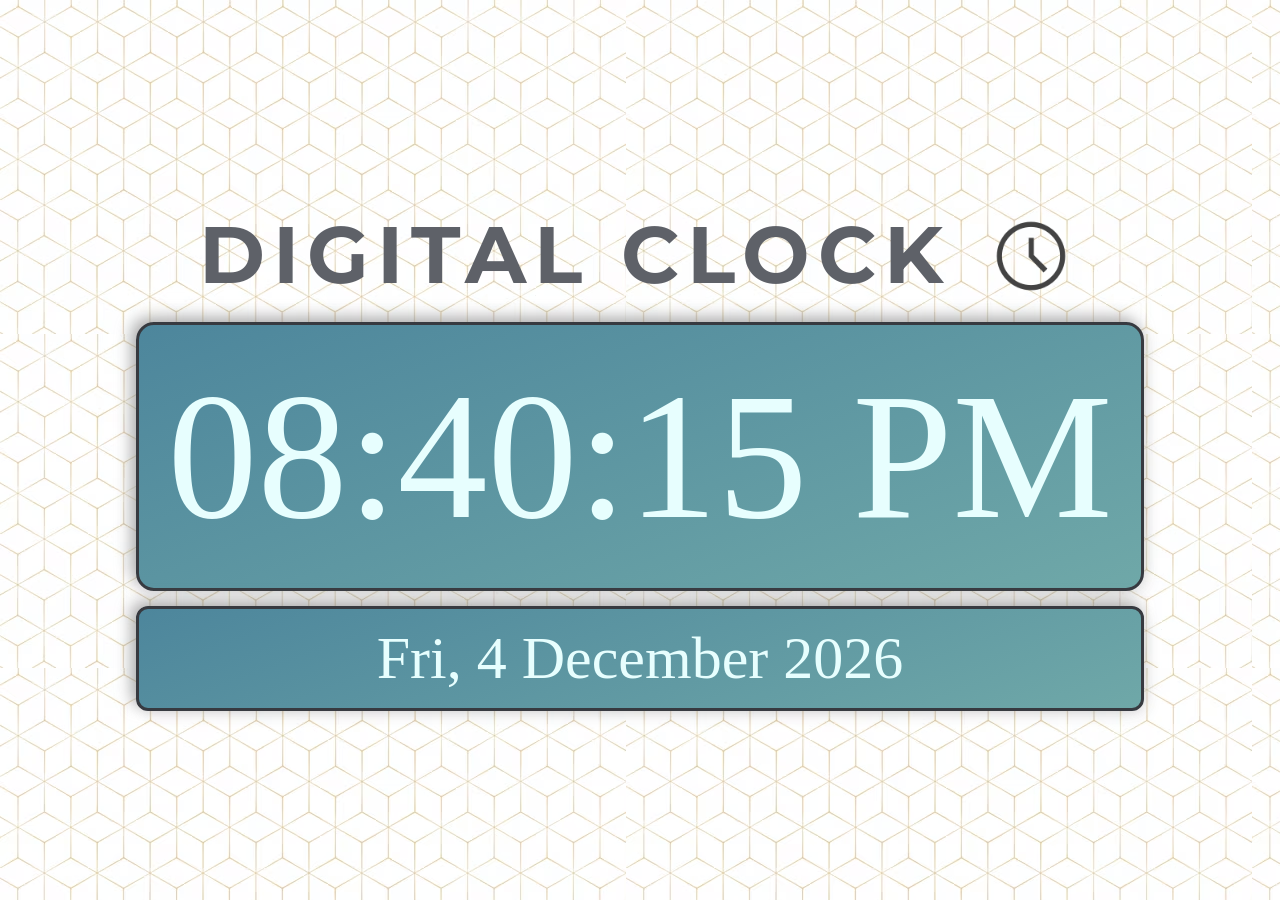
<file: 01_Digital Clock/index.html>
<!DOCTYPE html>
<html lang="en">

<head>
	<meta charset="UTF-8">
	<meta name="viewport" content="width=device-width, initial-scale=1.0">
	<title>Digital Clock</title>
	<link rel="stylesheet" href="https://cdnjs.cloudflare.com/ajax/libs/font-awesome/6.2.1/css/all.min.css" />
	<link rel="stylesheet" href="style.css">
</head>

<body background="Back.jpg" onload="showtime()">
	<div>
		<h1>DIGITAL CLOCK <img src="Clock.png" /></h1>
		<div class="hero" id="clock"></div>
		<div class="hero" id="date"></div>
	</div>

	<script src="js.js"></script>
</body>

</html>
</file>
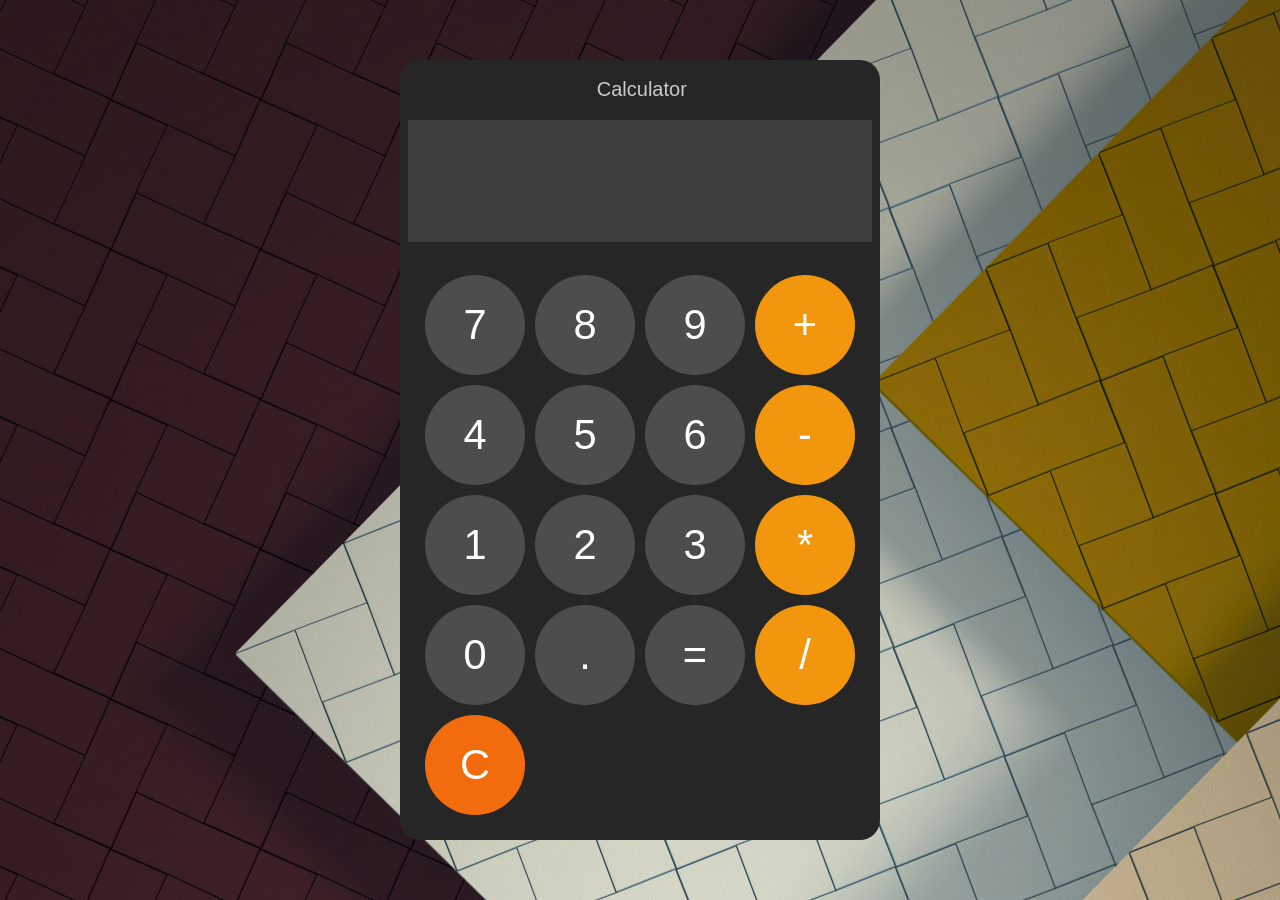
<file: 02_Calculator App/index.html>
<!DOCTYPE html>
<html lang="en">

<head>
    <meta charset="UTF-8">
    <meta name="viewport" content="width=device-width, initial-scale=1.0">
    <link rel="stylesheet" href="style.css">
    <link rel="shortcut icon" href="logoo.ico" type="image/x-icon">
    <title>Calculator</title>

</head>

<body>
    <div class="background"></div>
    <div id="calculator">
        <div class="CA">Calculator</div>
        <input id="display" readonly>
        <div id="keys">
            <button onclick="appendtoDisplay('7')">7</button>
            <button onclick="appendtoDisplay('8')">8</button>
            <button onclick="appendtoDisplay('9')">9</button>
            <button onclick="appendtoDisplay('+')" class="operator-btn">+</button>
            <button onclick="appendtoDisplay('4')">4</button>
            <button onclick="appendtoDisplay('5')">5</button>
            <button onclick="appendtoDisplay('6')">6</button>
            <button onclick="appendtoDisplay('-')" class="operator-btn">-</button>
            <button onclick="appendtoDisplay('1')">1</button>
            <button onclick="appendtoDisplay('2')">2</button>
            <button onclick="appendtoDisplay('3')">3</button>
            <button onclick="appendtoDisplay('*')" class="operator-btn">*</button>
            <button onclick="appendtoDisplay('0')">0</button>
            <button onclick="appendtoDisplay('.')">.</button>
            <button onclick="calculate()">=</button>
            <button onclick="appendtoDisplay('/')" class="operator-btn">/</button>
            <button onclick="clearDisplay()" class="operator-btn2">C</button>
        </div>
        </input>
    </div>

    <script src="script.js"></script>
</body>

</html>
</file>
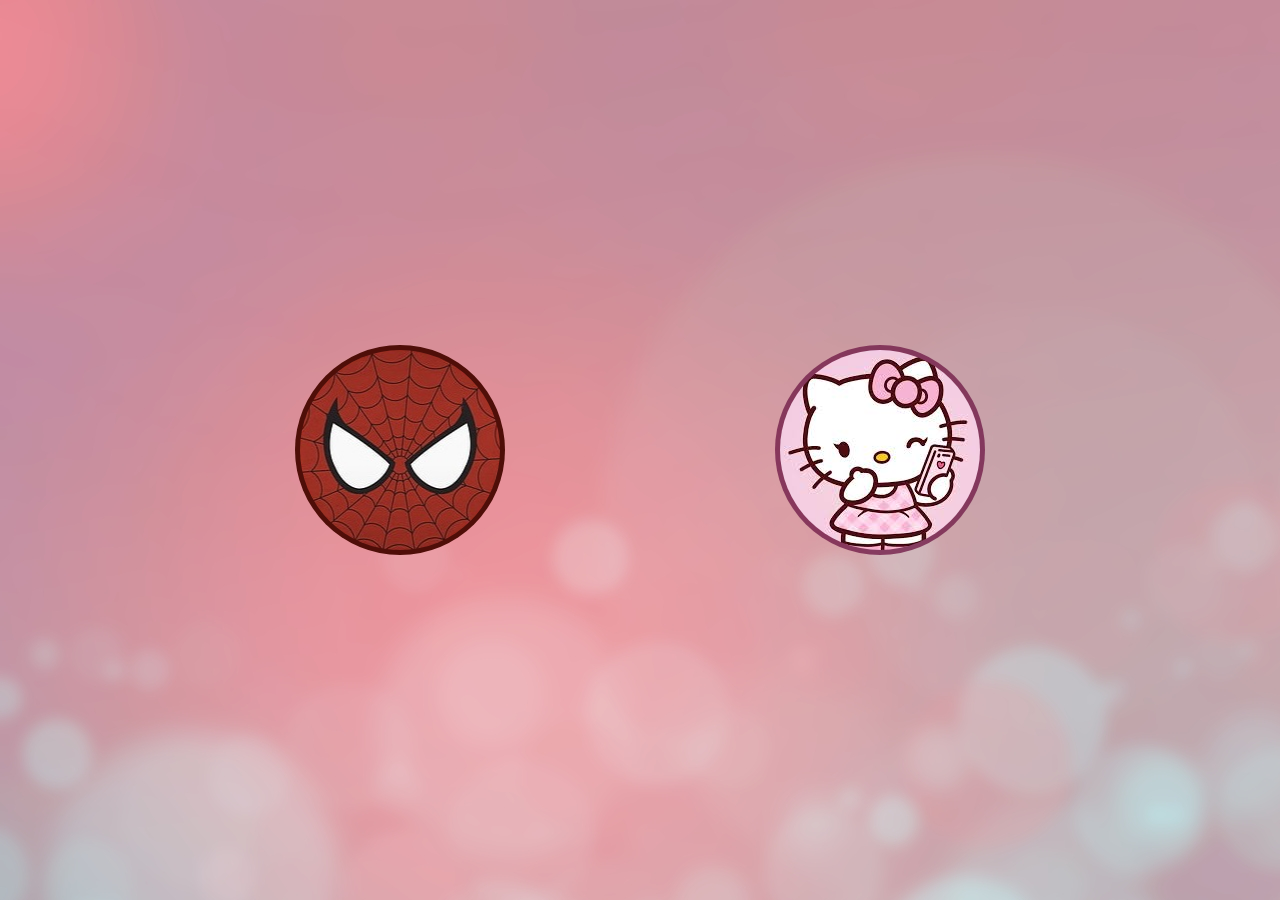
<file: 03_Analog & Digital Clock/index.html>
<!DOCTYPE html>
<html lang="en">

<head>
    <meta charset="UTF-8" />
    <meta http-equiv="X-UA-Compatible" content="IE=edge" />
    <meta name="viewport" content="width=device-width, initial-scale=1.0" />
    <link rel="icon" href="./analog-clock-img.png">
    <link rel="stylesheet" href="./style.css" />
    <title>Analog Clock</title>
</head>

<body background="Back_main.jpg" onload="showTime()">

    <div class="cointainer">
        <div class="box1">
            <button type="button" onclick="location.href='spidey.html'" class="s"></button>
        </div>

        <div class="box2">
            <button type="button" onclick="location.href='kitty.html'" class="k"></button>
        </div>

    </div>
    <script src="script.js"></script>
</body>

</html>
</file>
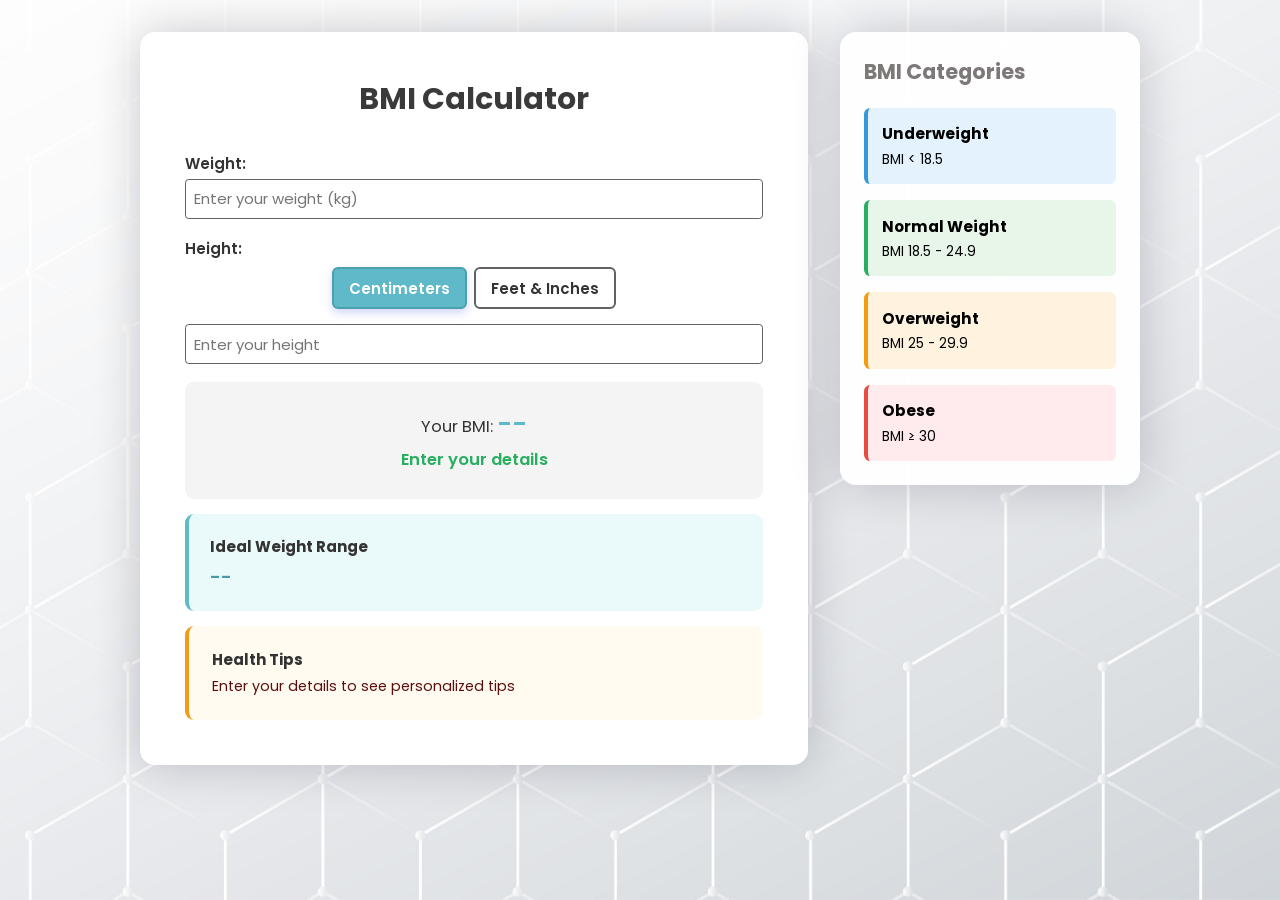
<file: 04_BMI Calculator/index.html>
<!DOCTYPE html>
<html lang="en">

<head>
  <meta name="viewport" content="width=device-width, initial-scale=1.0" />
  <title>BMI Calculator</title>
  <link href="https://fonts.googleapis.com/css2?family=Poppins:wght@400;600&display=swap" rel="stylesheet" />
  <link rel="stylesheet" href="style.css" />
</head>

<body>
  <div class="main-content">
    <div class="calculator-container">
      <h2>BMI Calculator</h2>
      <div class="input-wrapper">
        <label for="kg">Weight:</label>
        <input type="number" id="kg" placeholder="Enter your weight (kg)" />
      </div>
      
      <div class="height-option">
        <label>Height:</label>
        <div class="button-group">
          <input type="radio" name="height-type" value="cm" id="cm-btn" checked style="display: none;" />
          <label for="cm-btn" class="button-label active">Centimeters</label>
          
          <input type="radio" name="height-type" value="feet-inch" id="feet-btn" style="display: none;" />
          <label for="feet-btn" class="button-label">Feet & Inches</label>
        </div>
      </div>
      
      <div class="input-wrapper" id="cm-wrapper">
        <input type="number" id="cm" placeholder="Enter your height" />
      </div>
      
      <div class="input-wrapper" id="feet-inch-wrapper" style="display: none;">
        <div style="display: flex; gap: 1em;">
          <div style="flex: 1;">
            <label for="feet">Feet:</label>
            <input type="number" id="feet" placeholder="Feet" />
          </div>
          <div style="flex: 1;">
            <label for="inch">Inches:</label>
            <input type="number" id="inch" placeholder="Inches" />
          </div>
        </div>
      </div>
      <div class="bmi-result">
        <p>Your BMI: <span id="bmi-value">--</span></p>
        <p id="bmi-category" class="category-normal">Enter your details</p>
      </div>

      <div class="ideal-weight-section">
        <h3>Ideal Weight Range</h3>
        <p id="ideal-weight" class="ideal-weight-text">--</p>
      </div>

      <div class="health-tips-section">
        <h3>Health Tips</h3>
        <p id="health-tips" class="health-tips-text">Enter your details to see personalized tips</p>
      </div>
    </div>

    <div class="info-sidebar">
      <h3>BMI Categories</h3>
      <div class="bmi-info">
        <div class="info-item underweight">
          <strong>Underweight</strong>
          <p>BMI &lt; 18.5</p>
        </div>
        <div class="info-item normal">
          <strong>Normal Weight</strong>
          <p>BMI 18.5 - 24.9</p>
        </div>
        <div class="info-item overweight">
          <strong>Overweight</strong>
          <p>BMI 25 - 29.9</p>
        </div>
        <div class="info-item obese">
          <strong>Obese</strong>
          <p>BMI ≥ 30</p>
        </div>
      </div>
    </div>
  </div>
  <script src="script.js"></script>
</body>

</html>
</file>
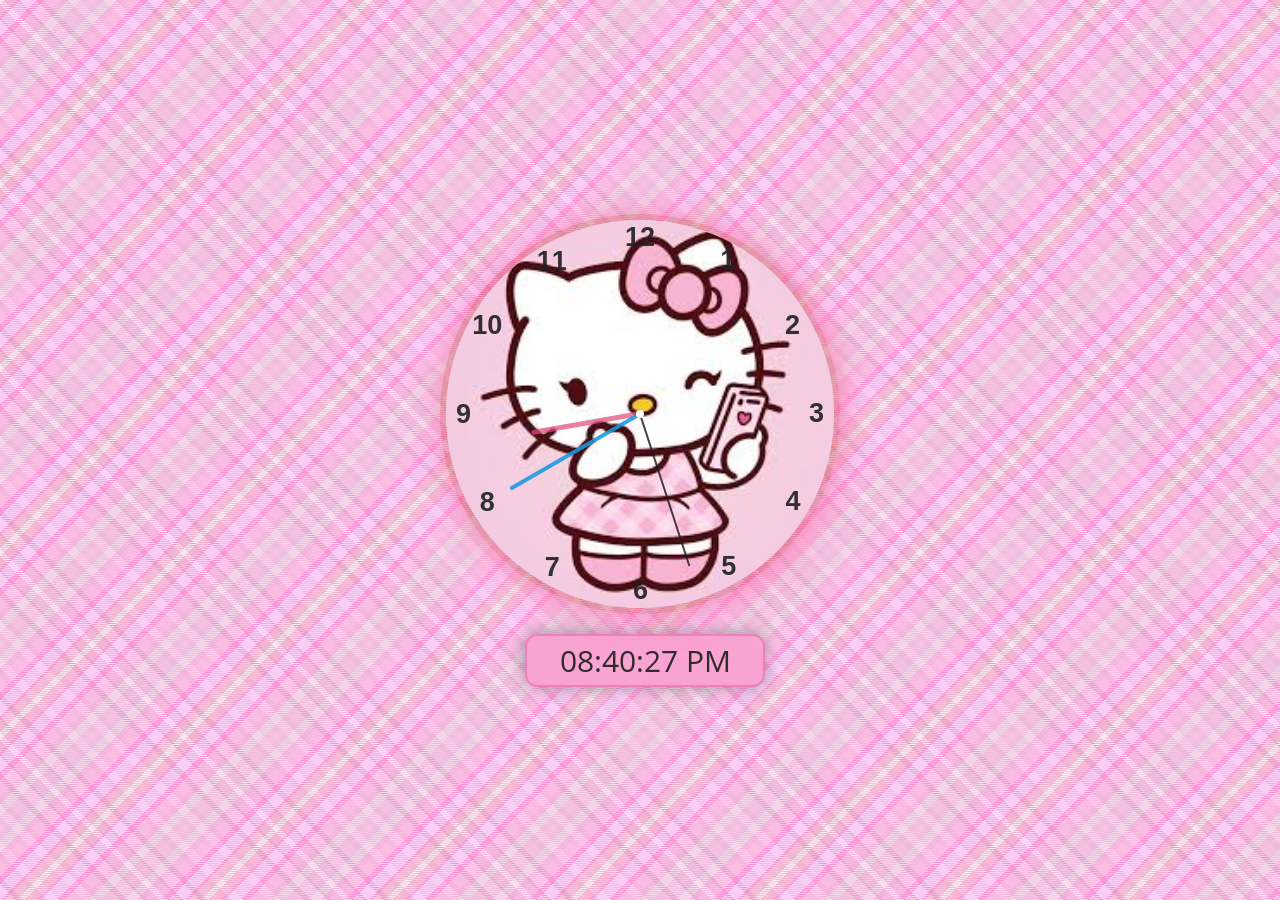
<file: 03_Analog & Digital Clock/kitty.html>
<!DOCTYPE html>
<html lang="en">

<head>
    <meta charset="UTF-8" />
    <meta http-equiv="X-UA-Compatible" content="IE=edge" />
    <meta name="viewport" content="width=device-width, initial-scale=1.0" />
    <link rel="icon" href="kitty.jpeg">
    <link rel="stylesheet" href="kitty_style.css" />
    <title>Kitty Clock</title>
</head>

<body background="Back2.png" onload="showTime()">
    
    <div class="clock-container">
        <div class="clock" >
            <img src="kitty.jpeg">
            <div style="--clr: #e04979b3; --h:55px; --w:5px; --h1:110px;" id="hour" class="hand"><i></i></div>
            <div style="--clr: #1b9adfe1; --h:85px; --w:4px; --h1:150px;" id="min" class="hand"><i></i></div>
            <div style="--clr: #1b1b1bd2; --h:90px; --w:2px; --h1:160px;" id="sec" class="hand"><i></i></div>

            <span style="--i: 1;"><b>1</b></span>
            <span style="--i: 2;"><b>2</b></span>
            <span style="--i: 3;"><b>3</b></span>
            <span style="--i: 4;"><b>4</b></span>
            <span style="--i: 5;"><b>5</b></span>
            <span style="--i: 6;"><b>6</b></span>
            <span style="--i: 7;"><b>7</b></span>
            <span style="--i: 8;"><b>8</b></span>
            <span style="--i: 9;"><b>9</b></span>
            <span style="--i: 10;"><b>10</b></span>
            <span style="--i: 11;"><b>11</b></span>
            <span style="--i: 12;"><b>12</b></span>
        </div>
        <div>
            <div class="hero" id="clock"></div>
        </div>
    </div>
<br>
    
    <script src="script.js"></script>
</body>

</html>
</file>
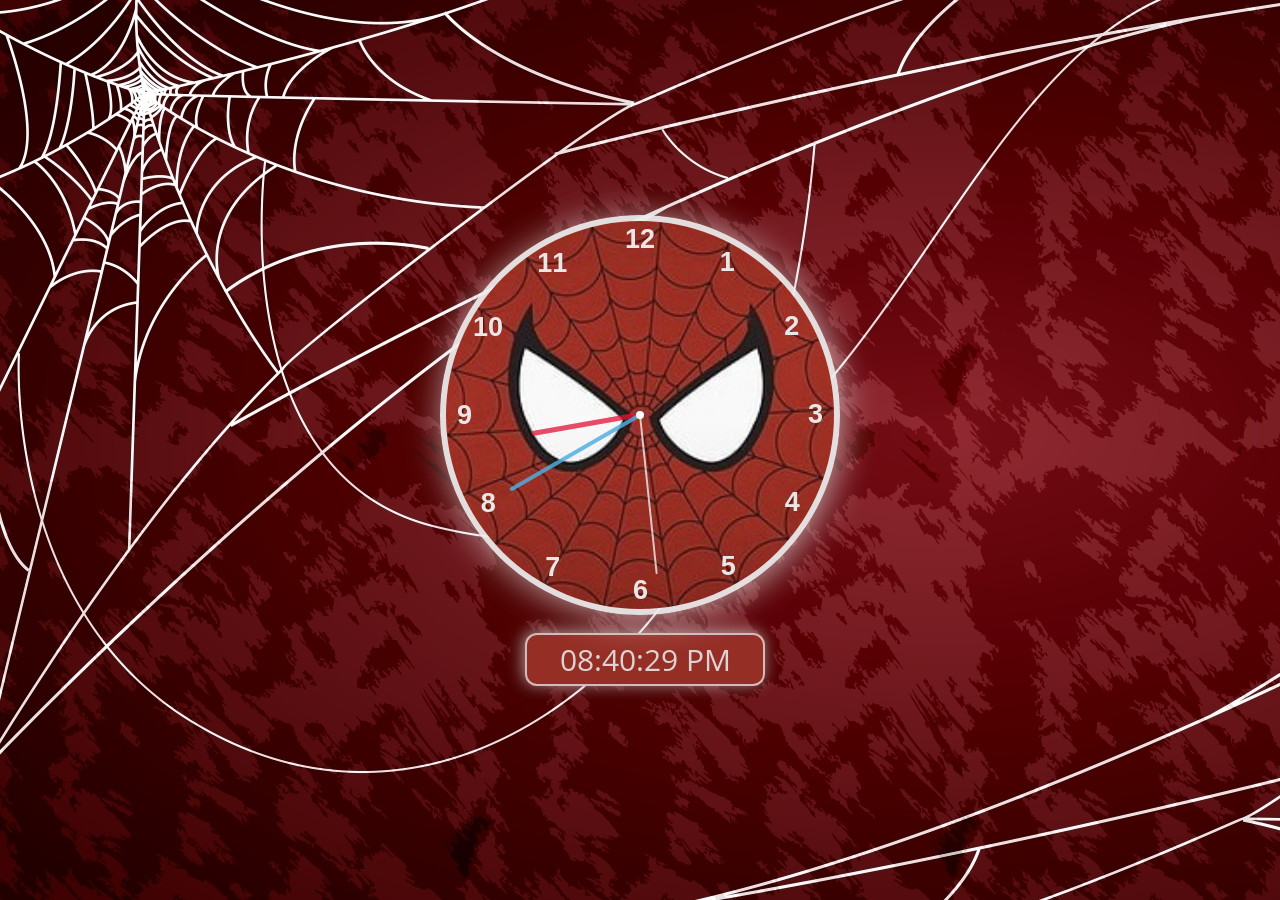
<file: 03_Analog & Digital Clock/spidey.html>
<!DOCTYPE html>
<html lang="en">

<head>
    <meta charset="UTF-8" />
    <meta http-equiv="X-UA-Compatible" content="IE=edge" />
    <meta name="viewport" content="width=device-width, initial-scale=1.0" />
    <link rel="icon" href="spidey.jpg">
    <link rel="stylesheet" href="spidey_style.css" />
    <title>Spidey Clock</title>
</head>

<body background="Back.jpg" onload="showTime()">
    <div class="clock-container">
        <div class="clock" >
            <img src="spidey.jpg">
            <div style="--clr: #e31436c2; --h:55px; --w:5px; --h1:110px;" id="hour" class="hand"><i></i></div>
            <div style="--clr: #4eaee1d5; --h:78px; --w:4px; --h1:150px;" id="min" class="hand"><i></i></div>
            <div style="--clr: #f3f3f3c4; --h:85px; --w:2px; --h1:160px;" id="sec" class="hand"><i></i></div>

            <span style="--i: 1;"><b>1</b></span>
            <span style="--i: 2;"><b>2</b></span>
            <span style="--i: 3;"><b>3</b></span>
            <span style="--i: 4;"><b>4</b></span>
            <span style="--i: 5;"><b>5</b></span>
            <span style="--i: 6;"><b>6</b></span>
            <span style="--i: 7;"><b>7</b></span>
            <span style="--i: 8;"><b>8</b></span>
            <span style="--i: 9;"><b>9</b></span>
            <span style="--i: 10;"><b>10</b></span>
            <span style="--i: 11;"><b>11</b></span>
            <span style="--i: 12;"><b>12</b></span>
        </div>
        <div>
            <div class="hero" id="clock"></div>
        </div>
    </div>
<br>
    
    <script src="script.js"></script>
</body>

</html>
</file>
<file: 01_Digital Clock/style.css>
@import url("https://fonts.googleapis.com/css2?family=Montserrat&family=Open+Sans&display=swap");

* {
    margin: 0;
    padding: 0;
    box-sizing: border-box;
}

body {

    height: 100vh;
    display: flex;
    align-items: center;
    font-family: "Montserrat", sans-serif;
    justify-content: center;

}

.hero {
    width: 100%;
    height: 100%;
    display: flex;
    justify-content: space-evenly;
    border-radius: 1.2rem;
    box-shadow: -0.3125rem -0.3125rem 0.9375rem rgba(132, 132, 132, 0.656), 0.3125rem 0.3125rem 0.9375rem rgba(0, 0, 0, 0.065); /* -5px, -5px, 15px, 5px, 5px, 15px */
}

h1 {
    font-size: 5rem; 
    font-family: "Montserrat", sans-serif;
    height: 6.25rem; 
    display: flex;
    border-radius: 1.25rem; 
    justify-content: center;
    letter-spacing: 0.5rem; 
    margin: 1rem; 
    color: #5e6168;
}

#clock {
    font-family: 'Times New Roman', Times, serif;
    font-size: 11.25rem; 
    text-align: center;
    width: 100%;
    border: 0.1875rem solid #373A40; 
    border-radius: 1.125rem; 
    color: rgb(231, 254, 254);
    padding: 1.75rem; 
    background: linear-gradient(160deg, #4D869C, #6fa8a8);
}

#date {
    margin-top: 0.9375rem; 
    font-family: 'Times New Roman', Times, serif;
    font-size: 3.75rem; 
    text-align: center;
    border: 0.1875rem solid #373A40; 
    border-radius: 0.75rem; 
    width: 100%;
    color: rgb(231, 254, 254);
    padding: 0.9375rem; 
    background: linear-gradient(160deg, #4D869C, #6fa8a8);
}

img {
    display: flex;
    padding: 0.5625rem; 
    transition: flex 0.6s ease-in-out;
    border-radius: 50%;
    margin-left: 1.875rem; 
}


@media only screen and (max-width: 1125px) {
    h1 {
        font-size: 3.875rem; 
        height: 5.125rem;    
        margin: 0.625rem;    
    }
    #clock {
        font-size: 9.0625rem;
        border-radius: 1.1rem; 
    }
    #date {
        font-size: 2.5rem;
        margin-top: 0.7rem;
        padding: 0.8rem;;  
    }
    img {
        margin-left: 1.25rem;
        padding: 0.5rem;     
      }
}

@media only screen and (max-width: 920px) {
    h1 {
        font-size: 2.5rem;
        height: 3.75rem;  
        margin: 0.375rem; 
    }
    #clock {
        font-size: 6rem; 
        padding: 0.9rem;
        border-radius: 1rem; 
    }
    #date {
        font-size: 1.875rem; 
        margin-top: 0.6rem;
        padding: 0.5rem;
        border-radius: 0.68rem; 
    }
    img {
        margin-left: 0.625rem; 
        margin-bottom: 0.5rem; 
        padding: 0.375rem;     
    }
    .hero{
        border-radius: 1rem;
    }
}

@media only screen and (max-width: 630px) {
    h1 {
        font-size: 1.375rem;       
        height: 2.375rem;          
        letter-spacing: 0.3125rem; 
        margin: 0.0625rem;         
    }
    #clock {
        font-size: 3.25rem;
        padding: 0.9rem; 
        border-radius: 0.8rem;
    }
    #date {
        font-size: 1.25rem;
        margin-top: 0.3rem; 
        padding: 0.1rem; 
        border-radius: 0.52rem;
    }
    img {
        margin-left: 0.25rem;
        padding: 0.1875rem; 
    }
    .hero {
        border-radius: 0.04rem; 
        box-shadow: -0.125rem -0.125rem 1.1875rem rgba(132, 132, 132, 0.656), 0.125rem 0.125rem 0.625rem rgba(0, 0, 0, 0.065); /* -2px, -2px, 19px, 2px, 2px, 10px */
    }
}

@media only screen and (max-width: 352px) {
    h1 {
        font-size: 1.175rem;       
        height: 2rem;          
        letter-spacing: 0.28rem; 
        margin: 0.06rem;         
    }
    #clock {
        font-size: 3rem;
        padding: 0.7rem;
        border-radius: 0.6rem; 
    }
    #date {
        font-size: 1.25rem; 
        padding: 0.15rem; 
        border-radius: 0.4rem;
    }
    img {
        margin-left: 0.25rem;
        padding: 0.1875rem; 
    }
    .hero {
        border-radius: 0.1rem; 
        box-shadow: -0.125rem -0.125rem 1.1875rem rgba(132, 132, 132, 0.656), 0.125rem 0.125rem 0.625rem rgba(0, 0, 0, 0.065); /* -2px, -2px, 19px, 2px, 2px, 10px */
    }
}
</file>
<file: 02_Calculator App/style.css>
.CA {
  text-align: center;
  font-size: 20px;
  padding: 18px;
  width: 92%;
  font-family: 'Segoe UI', Tahoma, Geneva, Verdana, sans-serif;
  color: rgba(230, 230, 230, 0.862);
  margin-left: 3px;
  height: 16px;
}

body {
  margin: 0;
  display: flex;
  justify-content: center;
  align-items: center;
  height: 100vh;
  background-color: hsl(0, 0%, 89%);
  background-image: url("Ba.jpg");

}

#calculator {

  font-family: Arial, sans-serif;
  background-color: hsl(0, 0%, 15%);
  border-radius: 20px;
  max-width: 520px;
  overflow: hidden;
}

#display {
  width: 460px;
  margin: 8px;
  height: 120px;
  font-size: 5rem;
  text-align: left;
  color: #f4f4f4;
  border: 10px;
  letter-spacing: 3px;
  background-color: hsla(0, 0%, 26%, 0.939);
}

#keys {
  display: grid;
  grid-template-columns: repeat(4, 1fr);
  gap: 10px;
  padding: 25px;
}

button {
  width: 100px;
  height: 100px;
  border-radius: 50px;
  border: none;
  background-color: hsl(0, 0%, 30%);
  color: #fff;
  padding: 25px;
  font-size: 2.6rem;

  cursor: pointer;

}

button:hover {
  background-color: hsl(0, 0%, 40%);
}

button:active {
  background-color: hsl(0, 0%, 55%);
}

.operator-btn {
  background-color: hsl(36, 90%, 50%);
}

.operator-btn:hover {
  background-color: hsl(36, 90%, 65%);
}

.operator-btn:active {
  background-color: hsl(36, 90%, 75%);
}

.operator-btn2 {
  background-color: hsl(25, 90%, 50%);
}

.operator-btn2:hover {
  background-color: hsl(25, 90%, 65%);
}

.operator-btn2:active {
  background-color: hsl(25, 90%, 75%);
}

@media only screen and (max-width: 500px) {

  .CA {
    font-size: 15px;
    padding: 10px;
    width: 92%;
    font-family: 'Segoe UI', Tahoma, Geneva, Verdana, sans-serif;
    margin-left: 2px;
    height: 12px;
  }

  #calculator {
    width: 316px;
    border-radius: 15px;
  }

  #display {
    width: 300px;
    margin-left: 6px;
    height: 90px;
    font-size: 3rem;
    text-align: left;
    color: #f4f4f4f4;
    border: 10px;
    letter-spacing: 1px;
  }

  #keys {
    display: grid;
    grid-template-columns: repeat(4, 1fr);
    gap: 6px;
    padding: 8px;
  }

  button {
    width: 70px;
    height: 70px;
    border-radius: 50%;
    padding: 15px;
    font-size: 2rem;
  }
}
</file>
<file: 03_Analog & Digital Clock/style.css>
@import url('https://fonts.googleapis.com/css2?family=Open+Sans:ital,wdth,wght@0,91.9,300..800;1,91.9,300..800&display=swap');

* {
    margin: 0;
    padding: 0;
    box-sizing: border-box;
    font-family: sans-serif;
    
}

body {
    display: flex;
    justify-content: center;
    align-items: center;
    min-height: 100vh;
}

.cointainer {
    width: 100%;
    height: 100%;
    display: flex;
    justify-content: space-around;
    align-items: center;
    padding: 10px;
}

.box1 {
    background-color: #4f0e08;
    width: 210px;
    height: 210px;
    display: flex;
    padding: 5px;
    border-radius: 50%;

}

.box2 {
    background-color: #711a48c6;
    width: 210px;
    height: 210px;
    display: flex;
    padding: 5px;
    border-radius: 50%;
}

.k {
    background-image: url(kitty.jpeg);
    background-position: -12px 0px;
    border: 20px;
}

.s {
    background-image: url(spidey.jpg);
    background-position: -12.5px 0px;
    border: 20px;
}

button {
    width: 200px;
    height: 200px;
    border-radius: 50%;
    cursor: pointer;
}

.box1:hover {
    background-color: #c24e4ceb;
}

.box1:active {
    background-color: hsl(10, 110%, 55%);
}

.box2:hover {
    background-color: #d85fc2eb;
}

.box2:active {
    background-color: hsla(311, 110%, 55%, 0.952);
}
@media only screen and (max-width: 465px) {

    .cointainer {
        flex-wrap: wrap;

    }

    .box {
        margin: 15px;
    }
}
@media only screen and (min-width: 715px) {
    .cointainer {
        padding: 90px;
    }
}
@media only screen and (min-width: 1000px) {
    .cointainer {
        padding: 160px;
    }
}
</file>
<file: 04_BMI Calculator/style.css>
* {
  padding: 0;
  margin: 0;
  box-sizing: border-box;
  font-family: "Poppins", sans-serif;
}
body {
  min-height: 100vh;
  background: url('Background.jpg') center/cover no-repeat fixed;
  padding: 2em;
}
.main-content {
  display: flex;
  gap: 2em;
  max-width: 1000px;
  margin: 0 auto;
  align-items: flex-start;
}
.calculator-container {
  background-color: #ffffff;
  flex: 1;
  min-width: 300px;
  font-size: 15px;
  padding: 3em;
  box-shadow: 0 0 3.2em rgba(1, 3, 29, 0.2);
  border-radius: 1em;
}
h2 {
  font-size: 2em;
  text-align: center;
  margin-bottom: 1em;
  color: #3b3a3a;
}
h3 {
  font-size: 1.3em;
  margin-bottom: 1em;
  color: #7e7979;
}
.input-wrapper input {
  display: block;
  width: 100%;
  font-size: 1em;
  padding: 0.5em;
  border: 1px solid #616161;
  border-radius: 0.25em;
}
.input-wrapper label {
  display: block;
  font-size: 1em;
  font-weight: 600;
  margin-bottom: 0.25em;
  color: #333;
}
.input-wrapper:not(:last-child) {
  margin-bottom: 1.2em;
}
.height-option {
  margin-bottom: .5em;
}
.height-option label {
  display: block;
  font-size: 1em;
  font-weight: 600;
  margin-bottom: 0.5em;
  color: #333;
}
.radio-group {
  display: flex;
  gap: 1.5em;
  margin-top: 0.5em;
}
.radio-label {
  display: flex;
  align-items: center;
  font-weight: 400;
  cursor: pointer;
  gap: 0.5em;
}
.radio-label input[type="radio"] {
  cursor: pointer;
  width: auto;
  margin: 0;
  border: none;
  padding: 0;
}

/* Square Button Styling */
.button-group {
  display: flex;
  gap: 0.5em;
  margin-top: 0.5em;
  justify-content: center;
}

.button-label {
  display: inline-block;
  padding: 0.5em 1em;
  border: 2px solid #616161;
  border-radius: 0.4em;
  background-color: #ffffff;
  color: #333;
  font-weight: 500;
  cursor: pointer;
  transition: all 0.4s ease;
  font-size: 0.55em;
}

.button-label:hover {
  border-color: #60b9c9;
  background-color: #f5f5f5;
  transform: translateY(-2px);
}

.button-label.active {
  background-color: #60b9c9;
  color: #ffffff;
  border-color: #4c9fad;
  box-shadow: 0 4px 8px rgba(102, 126, 234, 0.3);
}

.bmi-result {
  background-color: #f4f4f4;
  padding: 1.5em;
  border-radius: 0.6em;
  margin-top: 1em;
  text-align: center;
}
.bmi-result p {
  font-size: 1.1em;
  margin-bottom: 0.3em;
  color: #333;
}
#bmi-value {
  font-size: 1.5em;
  font-weight: 600;
  color: #60b9c9;
}
#bmi-category {
  font-size: 1.1em;
  font-weight: 600;
  margin-top: 0.2em;
}
.category-underweight {
  color: #3498db !important;
}
.category-normal {
  color: #27ae60 !important;
}
.category-overweight {
  color: #f39c12 !important;
}
.category-obese {
  color: #e74c3c !important;
}
.info-sidebar {
  background-color: rgba(255, 255, 255, 0.95);
  padding: 1.5em;
  border-radius: 1em;
  flex: 0 0 300px;
  box-shadow: 0 0 3.2em rgba(1, 3, 29, 0.2);
}
.bmi-info {
  display: flex;  
  flex-direction: column;
  gap: 1em;
}
.info-item {
  padding: 0.9em;
  border-radius: 0.4em;
  border-left: 4px solid;
}
.info-item strong {
  display: block;
  margin-bottom: 0.3em;
  font-size: 0.95em;
  color: #000000;
}
.info-item p {
  font-size: 0.85em;
  margin: 0;
  color: #000000;
}
.underweight {
  background-color: #e3f2fd;
  border-left-color: #3498db;
  color: #0d47a1;
}
.normal {
  background-color: #e8f5e9;
  border-left-color: #27ae60;
  color: #1b5e20;
}
.overweight {
  background-color: #fff3e0;
  border-left-color: #f39c12;
  color: #e65100;
}
.obese {
  background-color: #ffebee;
  border-left-color: #e74c3c;
}

/* Ideal Weight Range Section */
.ideal-weight-section {
  background-color: #eafafa;
  padding: 1.4em;
  border-radius: 0.6em;
  margin-top: 1em;
  border-left: 4px solid #60b9c9;
}

.ideal-weight-section h3 {
  color: #333;
  margin-bottom: 0.3em;
  font-size: 1em;
}

.ideal-weight-text {
  font-size: 1.2em;
  font-weight: 600;
  color: #4a9baa;
  margin: 0;
}

/* Health Tips Section */
.health-tips-section {
  background-color: #fffbf0;
  padding: 1.5em;
  border-radius: 0.6em;
  margin-top: 1em;
  border-left: 4px solid #f39c12;
}

.health-tips-section h3 {
  color: #333;
  margin-bottom: 0.3em;
  font-size: 1em;
}

.health-tips-text {
  font-size: 0.95em;
  line-height: 1.5;
  color: #333;
  margin: 0;
  color: #5b0e0e;
}


@media screen and (max-width: 768px) {
  body {
    padding: 1.5em;
  }
  .main-content {
    gap: 1.5em;
  }
  .calculator-container {
    font-size: 14px;
    padding: 2em;
  }
  .info-sidebar {
    flex: 1;
    padding: 1em;
  }
  .info-item {
  padding: 0.45em;
}
  h2 {
    font-size: 1.5em;
  }
  h3 {
    font-size: 1.2em;
  }
  .ideal-weight-section {
    padding: 1em;
  }
  .health-tips-section {
    padding: 1em;
  }
}
@media screen and (max-width: 480px) {
  body {
    padding: 0.6em;
  }
  .main-content {
    flex-direction: column;
    gap: 1em;
  }
  .calculator-container {
    font-size: 12px;
    padding: 1.5em;
    width: 100%;
  }
  .info-sidebar {
    padding: 1.2em;
    width: 100%;
  }
  h2 {
    font-size: 1.5em;
    margin-bottom: 1em;
  }
  h3 {
    font-size: .9em;
    margin-bottom: 0.4em;
  }
  .bmi-result {
    padding: 1em;
  }
  #bmi-value {
    font-size: 1.5em;
  }
  #bmi-category {
    font-size: 1em;
  }
  .info-item {
    font-size: 0.75em;
  }
  .height-option {
  margin-bottom: .2em;
  }
  .ideal-weight-section {
    padding: .8em;
  }
  .health-tips-section {
    padding: .8em;
  }
}
</file>
<file: 03_Analog & Digital Clock/kitty_style.css>
@import url('https://fonts.googleapis.com/css2?family=Open+Sans:ital,wdth,wght@0,91.9,300..800;1,91.9,300..800&display=swap');

* {
    margin: 0;
    padding: 0;
    box-sizing: border-box;
    font-family: sans-serif;
    color: #212121ea;
}

body {
    display: flex;
    justify-content: center;
    align-items: center;
    min-height: 100vh;
}

.clock-container {
    justify-content: center;
    align-items: center;
}

.clock {
    position: relative;
    width: 234px;
    height: 234px;
    border-radius: 50%;
    background-color: #e223231a;
    border: 4px solid rgba(198, 75, 75, 0.25);
    box-shadow: 1px 1px 30px #f67dafe8;
    display: flex;
    align-items: center;
    justify-content: center;
    background-position: 50%;
    margin-bottom: 10px;
}

img {
    border-radius: 50%;
    position: fixed;
}

.clock span {
    position: absolute;
    transform: rotate(calc(30deg * var(--i)));
    /* 360/12 = 30 */
    inset: 2px;
    border-color: black;
    text-align: center;
}

.clock span b {
    transform: rotate(calc(-30deg * var(--i)));
    display: inline-block;
    font-size: 18px;
}

.clock::before {
    content: "";
    position: absolute;
    width: 8px;
    height: 8px;
    border-radius: 50%;
    background-color: #fff;
    z-index: 1;
}

.hand {
    position: absolute;
    display: flex;
    justify-content: center;
    align-items: flex-end;
}

.hand i {
    position: absolute;
    background-color: var(--clr);
    width: var(--w);
    height: var(--h);
    border-radius:10px;
}

.hero {
    width: 100%;
    height: 100%;
    display: flex;
    flex-direction: column;
    justify-content: center;
    border-radius: 1.2rem;
    box-shadow: -0.1rem -0.1rem 1rem rgba(132, 132, 132, 0.656), 0.3125rem 0.3125rem 0.9375rem rgba(0, 0, 0, 0.065);
   
}

#clock {
    font-family: "Open Sans", sans-serif;
    font-size: 18px;
    text-align: center;
    justify-content: center;
    width: 65%;
    border: 3px solid #e466aa97;
    border-radius: 6px;
    color: #212121ed;
    padding: 2px;
    background: #f9a3d1f7;
    margin-top: 10px;
    margin-left: 45px;
}

@media only screen and (min-width: 600px){
    
    .clock {
        position: relative;
        width: 400px;
        height: 400px;        
        border: 6px solid rgba(198, 75, 75, 0.25);
        box-shadow: 3px 3px 32px #f67dafe8;
        margin-bottom: 20px;
    }
    
    .hero {
        border-radius: 2rem;
    }
    #clock {
        font-family: "Open Sans", sans-serif;
        font-size: 30px;
        text-align: center;
        justify-content: center;
        width: 60%;
        border: 2px solid #e466aa97;
        border-radius: 12px;
        color: #212121ed;
        padding: 4px;
        background: #f9a3d1f7;
        margin-top: 10px;
        margin-left: 85px;
    }
    .clock span b {
        transform: rotate(calc(-30deg * var(--i)));
        display: inline-block;
        font-size: 27px;
    }
    .hand i {
        position: absolute;
        background-color: var(--clr);
        width: var(--w);
        height: var(--h1);
        border-radius:20px;
    }
    img {
        border-radius: 50%;
        width: 388px;
        height: 388px;
        position: fixed;
    }
}
</file>
<file: 03_Analog & Digital Clock/spidey_style.css>
@import url('https://fonts.googleapis.com/css2?family=Open+Sans:ital,wdth,wght@0,91.9,300..800;1,91.9,300..800&display=swap');

* {
    margin: 0;
    padding: 0;
    box-sizing: border-box;
    font-family: sans-serif;
    color: #eeeeeef5;
}

body {
    display: flex;
    justify-content: center;
    align-items: center;
    min-height: 100vh;
}

.clock-container {
    justify-content: center;
    align-items: center;
}

.clock {
    position: relative;
    width: 224px;
    height: 224px;
    border-radius: 50%;
    background-color: #f3f2f2e9;
    border: 3px solid rgba(227, 227, 227, 0.69);
    box-shadow: 3px 3px 35px #eeeeeef5;
    display: flex;
    align-items: center;
    justify-content: center;
    background-position: 50%;
    margin-bottom: 10px;
}

img {
    border-radius: 50%;
    position: fixed;
}

.clock span {
    position: absolute;
    transform: rotate(calc(30deg * var(--i)));
    inset: 3px;
    border-color: rgba(241, 241, 241, 0.892);
    text-align: center;
}

.clock span b {
    transform: rotate(calc(-30deg * var(--i)));
    display: inline-block;
    font-size: 18px;
}

.clock::before {
    content: "";
    position: absolute;
    width: 8px;
    height: 8px;
    border-radius: 50%;
    background-color: #fff;
    z-index: 1;
}

.hand {
    position: absolute;
    display: flex;
    justify-content: center;
    align-items: flex-end;
}

.hand i {
    position: absolute;
    background-color: var(--clr);
    width: var(--w);
    height: var(--h);
    border-radius:10px;
}

.hero {
    width: 100%;
    height: 100%;
    display: flex;
    flex-direction: column;
    justify-content: center;
    border-radius: 1.2rem;
    box-shadow: -0.1rem -0.1rem 1rem rgba(213, 213, 213, 0.726), 0.3125rem 0.3125rem 0.9375rem rgba(0, 0, 0, 0.065);
   
}

#clock {
    font-family: "Open Sans", sans-serif;
    font-size: 18px;
    text-align: center;
    justify-content: center;
    width: 65%;
    border: 2px solid #eeeeeef5;
    border-radius: 6px;
    color: #e3e3e3e8;
    padding: 2px;
    background: #731911;
    margin-top: 10px;
    margin-left: 45px;
}


@media only screen and (min-width: 600px){
    
    .clock {
        position: relative;
        width: 400px;
        height: 400px;        
        border: 6px solid rgba(217, 217, 217, 0.25);
        box-shadow: 3px 3px 35px #e6e5e5b8;
        margin-bottom: 18px;
    }
    
    .hero {
        border-radius: 2rem;
    }
    #clock {
        font-family: "Open Sans", sans-serif;
        font-size: 30px;
        text-align: center;
        justify-content: center;
        width: 60%;
        border: 2px solid #ebebebbd;
        border-radius: 12px;
        color: #e3e3e3e8;
        padding: 4px;
        background: #952f26;
        margin-top: 10px;
        margin-left: 85px;
    }
    .clock span b {
        transform: rotate(calc(-30deg * var(--i)));
        display: inline-block;
        font-size: 27px;
    }
    .hand i {
        position: absolute;
        background-color: var(--clr);
        width: var(--w);
        height: var(--h1);
        border-radius:20px;
    }
    img {
        border-radius: 50%;
        width: 388px;
        height: 388px;
        position: fixed;
    }
}
</file>
